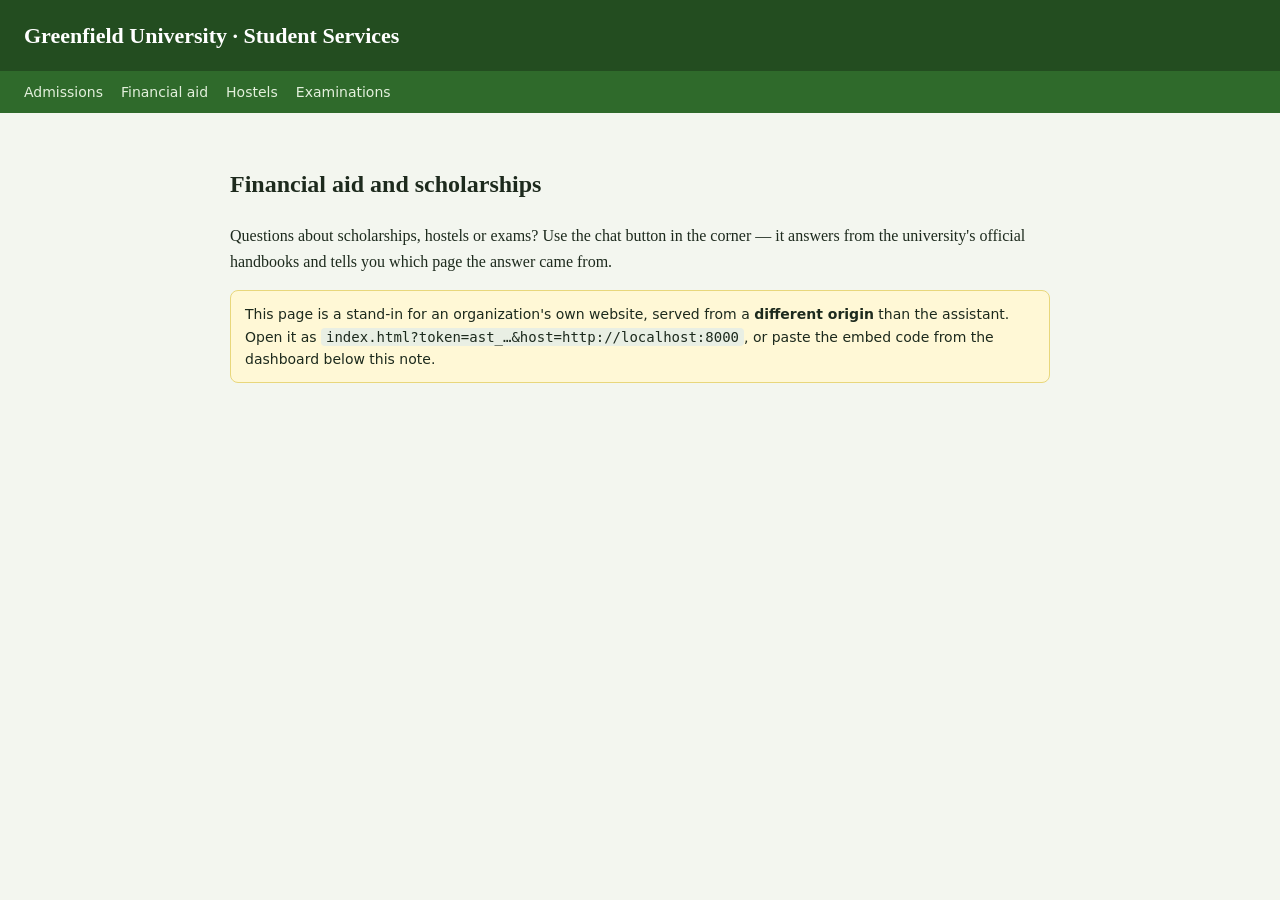
<file: demo_site/index.html>
<!doctype html>
<html lang="en">
<head>
<meta charset="utf-8">
<meta name="viewport" content="width=device-width, initial-scale=1">
<title>Greenfield University — Student Services (demo external site)</title>
<style>
  body { margin: 0; font: 16px/1.6 Georgia, "Times New Roman", serif; color: #1d2a1d; background: #f3f6ef; }
  header { background: #234d20; color: #fff; padding: 18px 24px; }
  header h1 { margin: 0; font-size: 22px; }
  nav { background: #2f6a2b; padding: 8px 24px; }
  nav a { color: #e3f0dc; margin-right: 18px; text-decoration: none; font-family: system-ui, sans-serif; font-size: 14px; }
  main { max-width: 820px; margin: 0 auto; padding: 32px 24px 120px; }
  .note { font-family: system-ui, sans-serif; font-size: 14px; background: #fff8d6; border: 1px solid #e8d77c; border-radius: 8px; padding: 12px 14px; }
  .inline { margin-top: 28px; }
  code { background: #e9efe4; padding: 1px 5px; border-radius: 4px; }
</style>
</head>
<body>
<header><h1>Greenfield University · Student Services</h1></header>
<nav><a href="#">Admissions</a><a href="#">Financial aid</a><a href="#">Hostels</a><a href="#">Examinations</a></nav>
<main>
  <h2>Financial aid and scholarships</h2>
  <p>Questions about scholarships, hostels or exams? Use the chat button in the corner — it answers from the university's official handbooks and tells you which page the answer came from.</p>

  <div class="note" id="note">
    This page is a stand-in for an organization's own website, served from a <strong>different origin</strong> than the assistant.
    Open it as <code>index.html?token=ast_…&amp;host=http://localhost:8000</code>, or paste the embed code from the dashboard below this note.
  </div>

  <div class="inline" id="inline"></div>

  <!-- ===== Paste the embed code from the dashboard here, e.g.:
  <script src="http://localhost:8000/embed.js" data-assistant="ast_XXXXXXXX" async></script>
  ===== -->
</main>
<script>
  // Demo helper: inject the embed script using ?token=…&host=… so you don't have to edit this file.
  const p = new URLSearchParams(location.search);
  const token = p.get("token"), host = (p.get("host") || "http://localhost:8000").replace(/\/$/, "");
  if (token) {
    const s = document.createElement("script");
    s.src = host + "/embed.js";
    s.async = true;
    s.dataset.assistant = token;
    s.dataset.label = "Ask Student Services";
    document.body.appendChild(s);
    document.getElementById("note").innerHTML = "Embedded assistant loaded from <code>" + host.replace(/[<>&]/g, "") + "</code>. Use the button in the bottom-right corner.";
    if (p.get("inline") === "1") {
      document.getElementById("inline").innerHTML = '<h3>Or ask here</h3><iframe title="Assistant" src="' + host + "/a/" + encodeURIComponent(token) +
        '?embed=1" style="width:100%;max-width:420px;height:560px;border:1px solid #ccd;border-radius:12px"></iframe>';
    }
  }
</script>
</body>
</html>
</file>
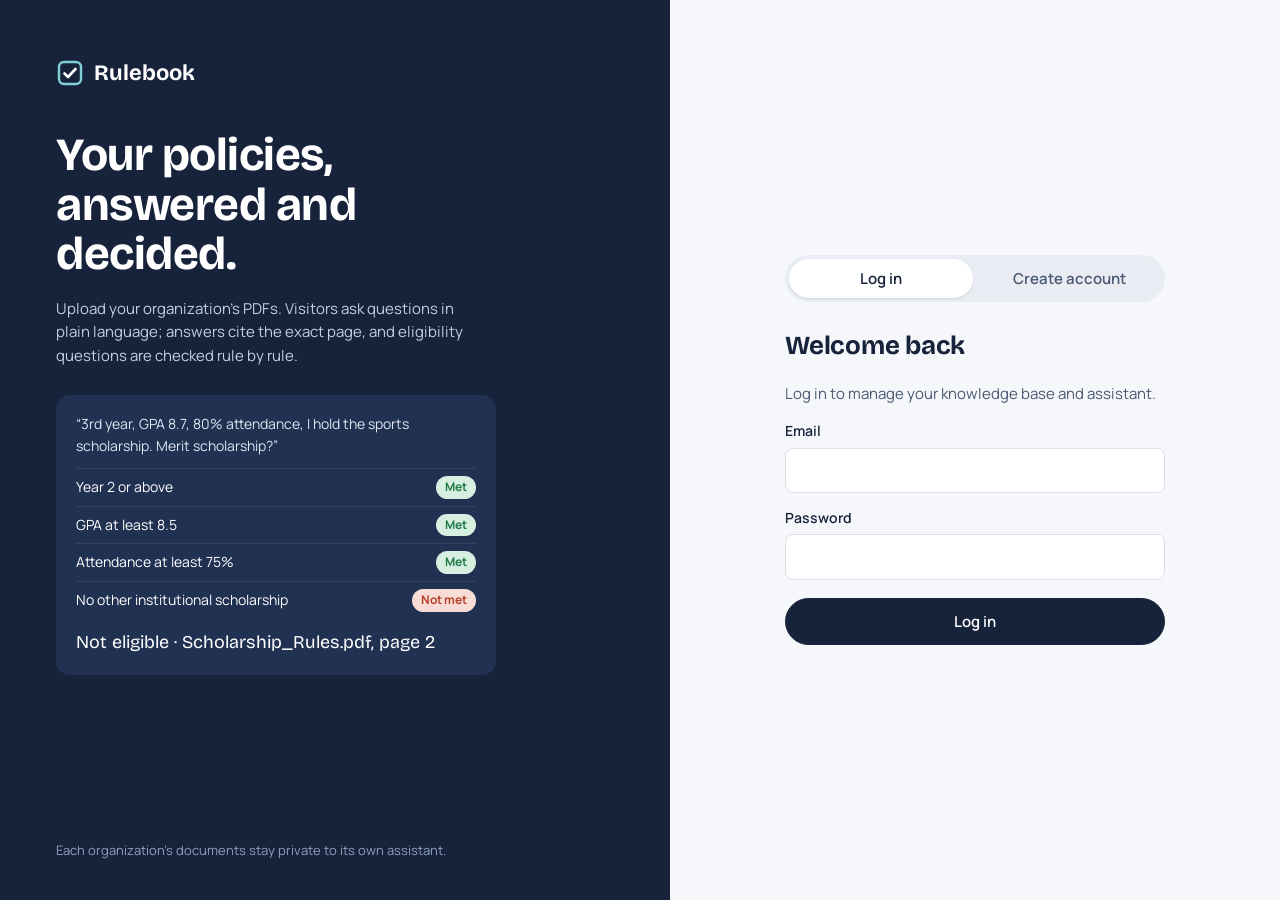
<file: static/index.html>
<!doctype html>
<html lang="en">
<head>
<meta charset="utf-8">
<meta name="viewport" content="width=device-width, initial-scale=1">
<title>Rulebook — sign in</title>
<link rel="stylesheet" href="/static/app.css">
<style>
  .wrap { min-height: 100vh; display: grid; grid-template-columns: 1.1fr 1fr; }
  .story { background: var(--ink); color: #fff; padding: 56px 56px 40px; display: flex; flex-direction: column; justify-content: space-between; }
  .brand { font-family: var(--display); font-size: 22px; font-weight: 700; display: flex; align-items: center; gap: 10px; }
  .brand svg { flex: none; }
  .story h1 { font-size: clamp(30px, 3.6vw, 46px); line-height: 1.08; max-width: 15ch; margin: 40px 0 18px; }
  .story p { color: #c5cfdf; max-width: 46ch; margin: 0 0 28px; }
  /* the memorable bit: a live-looking rule check */
  .check { background: #213152; border-radius: var(--radius-lg); padding: 18px 20px; max-width: 440px; }
  .check .q { color: #dfe6f2; font-size: 14px; margin-bottom: 12px; }
  .check .row { display: flex; justify-content: space-between; gap: 12px; padding: 7px 0; border-top: 1px solid #2f4268; font-size: 14px; }
  .chip { font-size: 12px; font-weight: 700; padding: 2px 9px; border-radius: 999px; white-space: nowrap; }
  .chip.pass { background: #d7efe1; color: var(--pass); } .chip.fail { background: #f8ddd6; color: var(--fail); }
  .check .verdict { margin-top: 10px; font-family: var(--display); font-size: 18px; }
  .foot { color: #8fa0bd; font-size: 13px; margin-top: 32px; }
  .panel { display: flex; align-items: center; justify-content: center; padding: 40px 24px; }
  .box { width: 100%; max-width: 380px; }
  .tabs { display: flex; gap: 4px; background: #e9edf3; border-radius: 999px; padding: 4px; margin-bottom: 24px; }
  .tabs button { flex: 1; border: 0; background: transparent; border-radius: 999px; padding: 8px; font-weight: 600; cursor: pointer; color: var(--ink-soft); }
  .tabs button[aria-selected="true"] { background: #fff; color: var(--ink); box-shadow: 0 1px 2px rgba(23,35,59,.12); }
  .box h2 { font-size: 26px; margin-bottom: 6px; }
  .box .btn { width: 100%; justify-content: center; padding: 11px; margin-top: 4px; }
  @media (max-width: 860px) { .wrap { grid-template-columns: 1fr; } .story { padding: 32px 20px; } .story h1 { margin-top: 24px; } }
</style>
</head>
<body>
<div class="wrap">
  <section class="story">
    <div>
      <div class="brand">
        <svg width="28" height="28" viewBox="0 0 28 28" aria-hidden="true"><rect x="3" y="3" width="22" height="22" rx="5" fill="none" stroke="#7fd1d6" stroke-width="2.4"/><path d="M8.5 14.5l3.5 3.5 7.5-8" fill="none" stroke="#fff" stroke-width="2.6" stroke-linecap="round" stroke-linejoin="round"/></svg>
        Rulebook
      </div>
      <h1>Your policies, answered and decided.</h1>
      <p>Upload your organization's PDFs. Visitors ask questions in plain language; answers cite the exact page, and eligibility questions are checked rule by rule.</p>
      <div class="check" aria-label="Example eligibility check">
        <div class="q">“3rd year, GPA 8.7, 80% attendance, I hold the sports scholarship. Merit scholarship?”</div>
        <div class="row"><span>Year 2 or above</span><span class="chip pass">Met</span></div>
        <div class="row"><span>GPA at least 8.5</span><span class="chip pass">Met</span></div>
        <div class="row"><span>Attendance at least 75%</span><span class="chip pass">Met</span></div>
        <div class="row"><span>No other institutional scholarship</span><span class="chip fail">Not met</span></div>
        <div class="verdict">Not eligible · Scholarship_Rules.pdf, page 2</div>
      </div>
    </div>
    <div class="foot">Each organization's documents stay private to its own assistant.</div>
  </section>

  <section class="panel">
    <div class="box">
      <div class="tabs" role="tablist">
        <button role="tab" id="tab-login" aria-selected="true">Log in</button>
        <button role="tab" id="tab-register" aria-selected="false">Create account</button>
      </div>

      <form id="login-form" novalidate>
        <h2>Welcome back</h2>
        <p class="muted">Log in to manage your knowledge base and assistant.</p>
        <div class="field"><label for="l-email">Email</label><input id="l-email" type="email" autocomplete="email" required></div>
        <div class="field"><label for="l-pass">Password</label><input id="l-pass" type="password" autocomplete="current-password" required></div>
        <div class="alert error hidden" role="alert"></div>
        <button class="btn" type="submit">Log in</button>
      </form>

      <form id="register-form" class="hidden" novalidate>
        <h2>Create your organization</h2>
        <p class="muted">You'll get a private knowledge base and a shareable assistant link.</p>
        <div class="field"><label for="r-org">Organization name</label><input id="r-org" autocomplete="organization" required></div>
        <div class="field"><label for="r-email">Admin email</label><input id="r-email" type="email" autocomplete="email" required></div>
        <div class="field"><label for="r-pass">Password</label><input id="r-pass" type="password" autocomplete="new-password" minlength="8" required placeholder="At least 8 characters"></div>
        <div class="alert error hidden" role="alert"></div>
        <button class="btn" type="submit">Create account</button>
      </form>
    </div>
  </section>
</div>
<script>
  if (localStorage.getItem("session")) location.replace("/dashboard");
  const show = (which) => {
    document.getElementById("tab-login").setAttribute("aria-selected", which === "login");
    document.getElementById("tab-register").setAttribute("aria-selected", which === "register");
    document.getElementById("login-form").classList.toggle("hidden", which !== "login");
    document.getElementById("register-form").classList.toggle("hidden", which !== "register");
  };
  document.getElementById("tab-login").onclick = () => show("login");
  document.getElementById("tab-register").onclick = () => show("register");

  async function submit(form, url, body) {
    const err = form.querySelector(".alert"), btn = form.querySelector("button[type=submit]");
    err.classList.add("hidden"); btn.disabled = true;
    try {
      const r = await fetch(url, { method: "POST", headers: { "Content-Type": "application/json" }, body: JSON.stringify(body) });
      const data = await r.json();
      if (!r.ok) throw new Error(data.error?.message || "Something went wrong.");
      localStorage.setItem("session", data.token);
      location.href = "/dashboard";
    } catch (e) { err.textContent = e.message; err.classList.remove("hidden"); }
    finally { btn.disabled = false; }
  }
  document.getElementById("login-form").onsubmit = (e) => { e.preventDefault();
    submit(e.target, "/api/auth/login", { email: document.getElementById("l-email").value, password: document.getElementById("l-pass").value }); };
  document.getElementById("register-form").onsubmit = (e) => { e.preventDefault();
    submit(e.target, "/api/auth/register", { org_name: document.getElementById("r-org").value, email: document.getElementById("r-email").value, password: document.getElementById("r-pass").value }); };
</script>
</body>
</html>
</file>
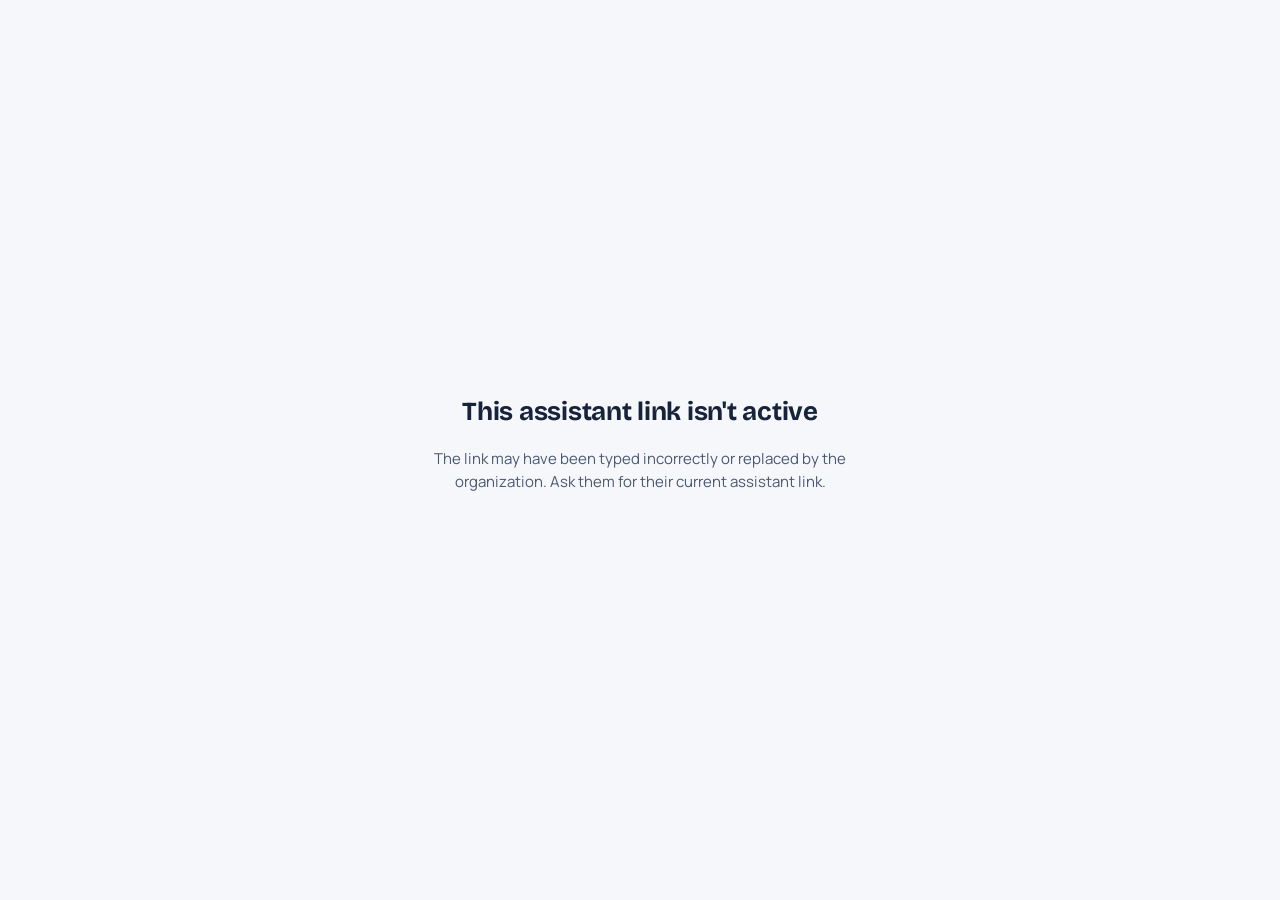
<file: static/invalid.html>
<!doctype html>
<html lang="en">
<head>
<meta charset="utf-8">
<meta name="viewport" content="width=device-width, initial-scale=1">
<title>Assistant unavailable</title>
<link rel="stylesheet" href="/static/app.css">
</head>
<body style="display:grid;place-items:center;min-height:100vh;padding:20px;text-align:center">
  <div style="max-width:420px">
    <h1 style="font-size:26px;margin-bottom:8px">This assistant link isn't active</h1>
    <p class="muted">The link may have been typed incorrectly or replaced by the organization. Ask them for their current assistant link.</p>
  </div>
</body>
</html>
</file>
<file: static/app.css>
/* Rulebook — design tokens shared by the dashboard, auth page and chat widget. */
@import url("https://fonts.googleapis.com/css2?family=Bricolage+Grotesque:opsz,wght@12..96,500;12..96,700&family=Manrope:wght@400;500;600;700&display=swap");

:root {
  --ink: #17233b;          /* text, primary surfaces */
  --ink-soft: #4a5873;
  --paper: #f5f7fa;        /* page background */
  --card: #ffffff;
  --line: #d9e0ea;
  --signal: #0e6f78;       /* primary action / links */
  --signal-soft: #e3f1f2;
  --pass: #1f7a46;  --pass-bg: #e6f4ec;
  --fail: #b8402b;  --fail-bg: #fbe9e5;
  --unknown: #94650f; --unknown-bg: #fbf1dc;
  --llm: #5b4bc4;   --llm-bg: #ecebfa;   /* component colours in the pipeline trace */
  --s1: #0e6f78;    --s1-bg: #e3f1f2;
  --app: #4a5873;   --app-bg: #edf0f5;
  --radius-lg: 14px; --radius-sm: 8px;
  --display: "Bricolage Grotesque", "Segoe UI", sans-serif;
  --body: "Manrope", "Segoe UI", sans-serif;
}

* { box-sizing: border-box; }
html { -webkit-text-size-adjust: 100%; }
body { margin: 0; background: var(--paper); color: var(--ink); font: 15px/1.55 var(--body); }
h1, h2, h3 { font-family: var(--display); font-weight: 700; letter-spacing: -0.01em; margin: 0; }
a { color: var(--signal); }
button, input, textarea, select { font: inherit; color: inherit; }
:focus-visible { outline: 3px solid color-mix(in srgb, var(--signal) 55%, transparent); outline-offset: 2px; }

.btn { display: inline-flex; align-items: center; gap: 6px; border: 1px solid var(--ink); background: var(--ink); color: #fff;
  padding: 9px 16px; border-radius: 999px; font-weight: 600; cursor: pointer; text-decoration: none; white-space: nowrap; }
.btn:hover { background: #24324f; }
.btn.secondary { background: transparent; color: var(--ink); border-color: var(--line); }
.btn.secondary:hover { border-color: var(--ink); }
.btn.danger { background: transparent; color: var(--fail); border-color: transparent; padding: 6px 10px; }
.btn.danger:hover { background: var(--fail-bg); }
.btn:disabled { opacity: .5; cursor: not-allowed; }

.field { display: grid; gap: 6px; margin-bottom: 14px; }
.field label { font-weight: 600; font-size: 14px; }
.field input { border: 1px solid var(--line); background: #fff; border-radius: var(--radius-sm); padding: 10px 12px; }
.field input:focus { border-color: var(--signal); outline: none; box-shadow: 0 0 0 3px var(--signal-soft); }

.alert { border-radius: var(--radius-sm); padding: 10px 12px; font-size: 14px; margin: 10px 0; }
.alert.error { background: var(--fail-bg); color: var(--fail); }
.alert.ok { background: var(--pass-bg); color: var(--pass); }
.alert.warn { background: var(--unknown-bg); color: var(--unknown); }
.muted { color: var(--ink-soft); }
.hidden { display: none !important; }

code, .code { font-family: ui-monospace, "SFMono-Regular", Menlo, monospace; font-size: 12.5px; }
pre.code { background: var(--ink); color: #e8edf6; padding: 12px 14px; border-radius: var(--radius-sm); overflow-x: auto; white-space: pre-wrap; word-break: break-all; margin: 0; }

/* rendered answer markdown */
.md p { margin: 0 0 8px; }
.md ul, .md ol { margin: 4px 0 8px; padding-left: 20px; }
.md li { margin: 2px 0; }
.md table { border-collapse: collapse; font-size: 13px; margin: 6px 0 10px; width: 100%; }
.md th, .md td { border: 1px solid var(--line); padding: 5px 7px; text-align: left; vertical-align: top; }
.md th { background: var(--paper); }
.md .cite { display: inline-block; min-width: 18px; padding: 0 5px; margin: 0 1px; border-radius: 6px; background: var(--signal-soft);
  color: var(--signal); font-size: 11px; font-weight: 700; text-align: center; line-height: 17px; vertical-align: 1px; }

@media (prefers-reduced-motion: reduce) { * { animation: none !important; transition: none !important; } }
</file>
